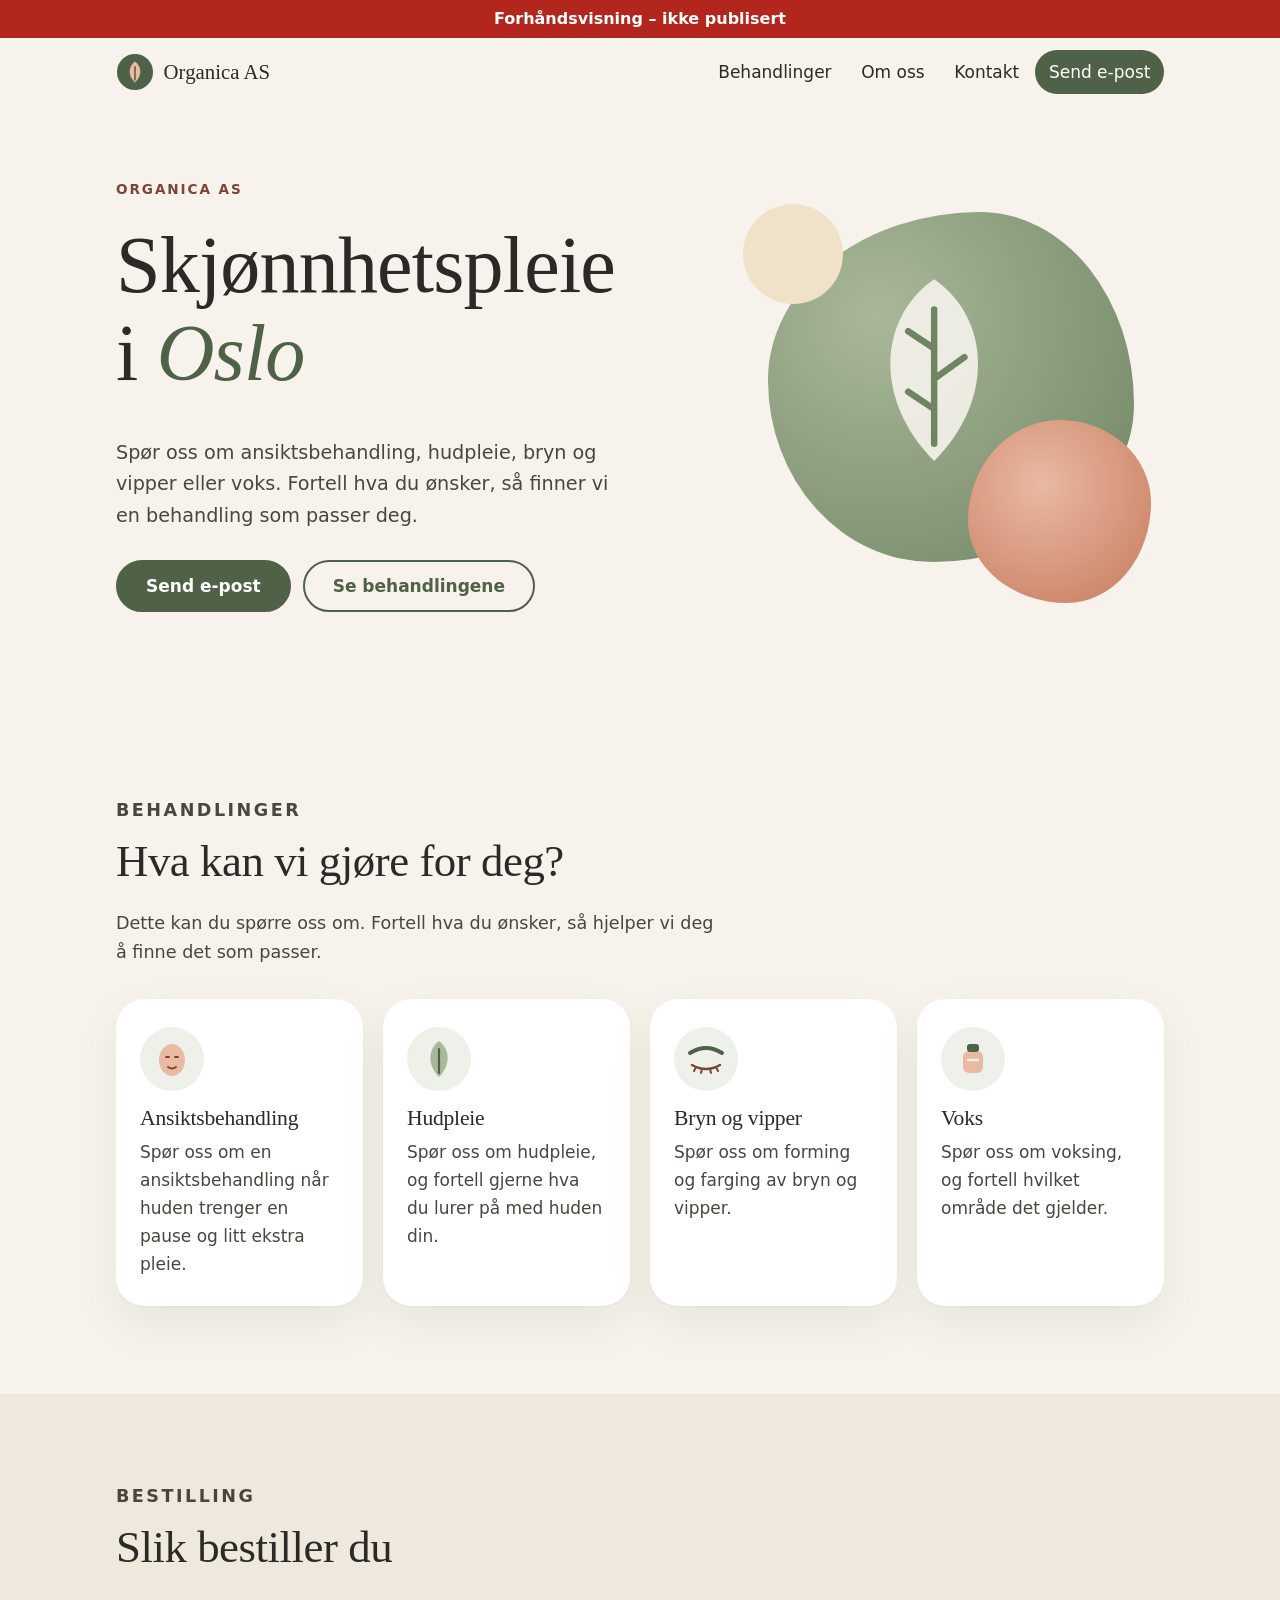
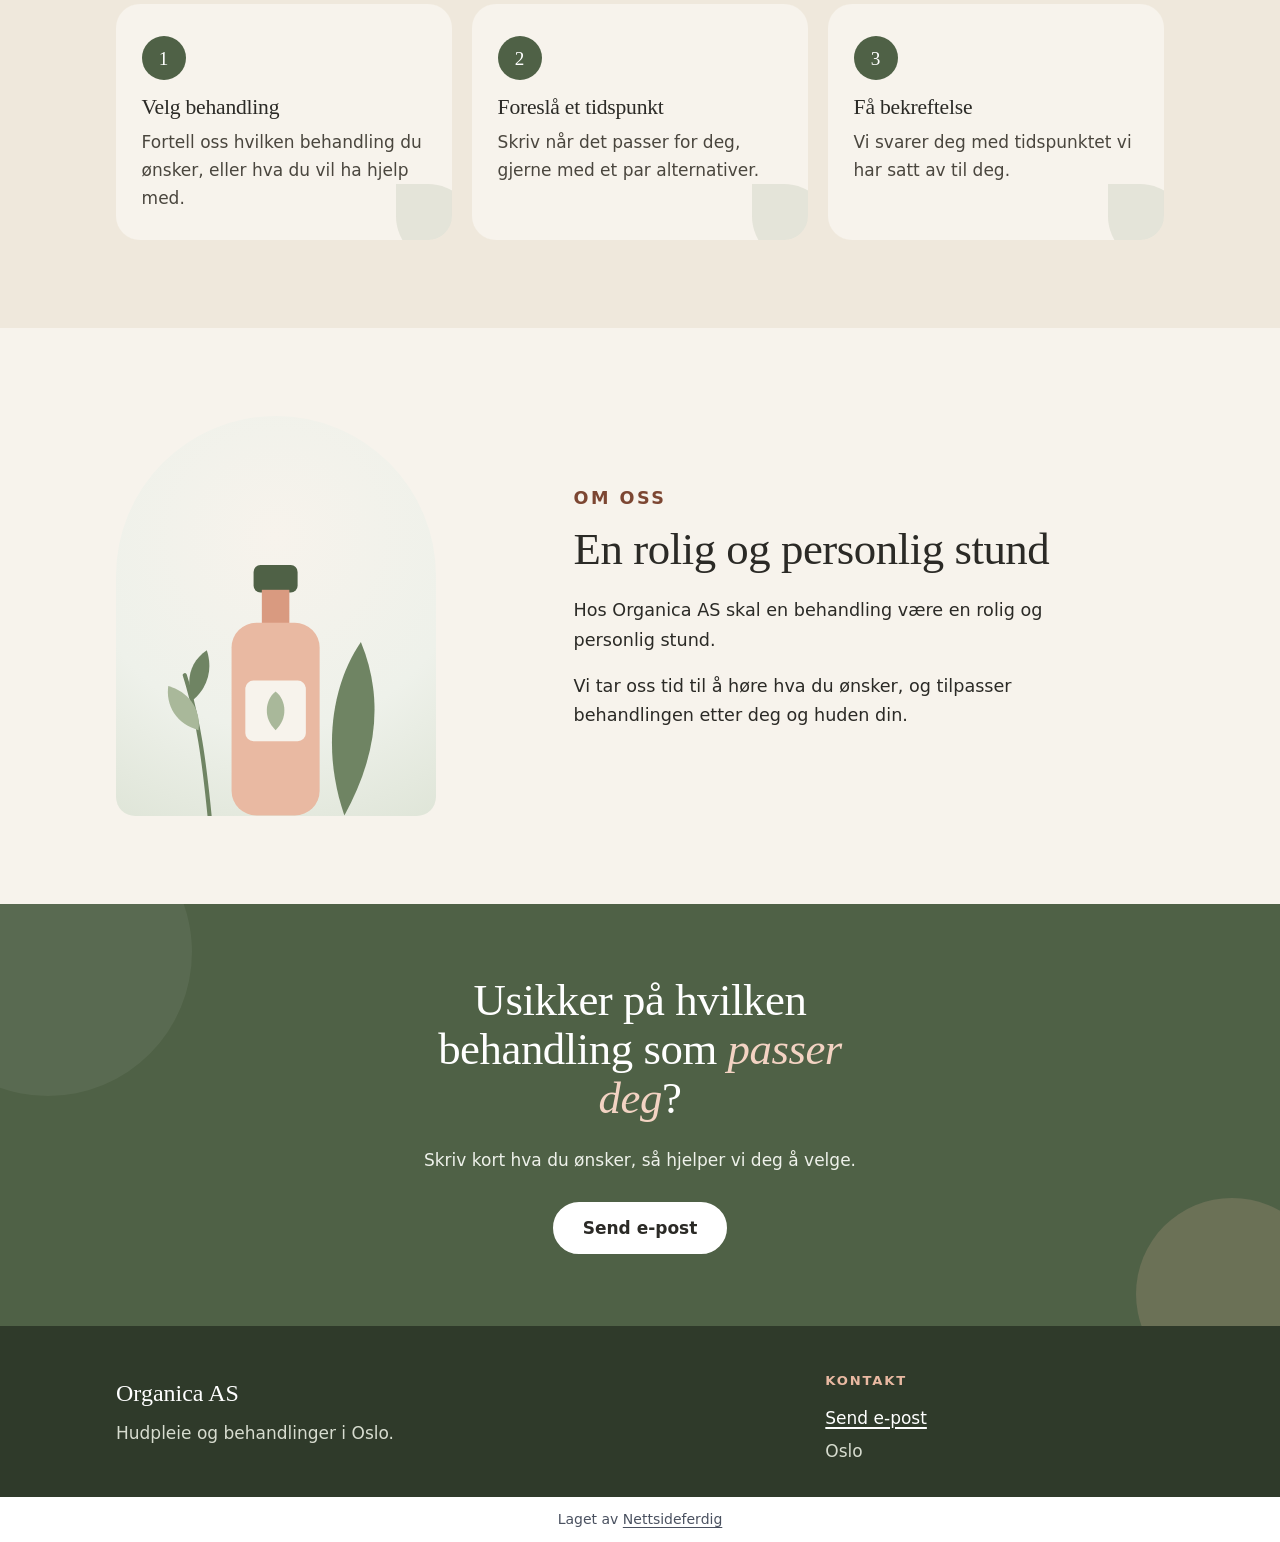
<file: index.html>
<!doctype html>
<html lang="nb">
<head>
<meta charset="utf-8">
<meta name="viewport" content="width=device-width, initial-scale=1">
<title>Skjønnhetspleie i Oslo | Organica AS</title>
<meta name="description" content="Organica AS tilbyr skjønnhetspleie i Oslo. Send oss en e-post og fortell hva du ønsker hjelp med.">
<link rel="canonical" href="https://andersmathisen7-design.github.io/side-organica-as-f2b64a74/">
<meta property="og:type" content="website">
<meta property="og:locale" content="nb_NO">
<meta property="og:site_name" content="Organica AS">
<meta property="og:title" content="Skjønnhetspleie i Oslo | Organica AS">
<meta property="og:description" content="Organica AS tilbyr skjønnhetspleie i Oslo. Send oss en e-post og fortell hva du ønsker hjelp med.">
<meta property="og:url" content="https://andersmathisen7-design.github.io/side-organica-as-f2b64a74/">
<meta http-equiv="Content-Security-Policy" content="default-src 'none'; style-src 'self'; img-src 'self'; manifest-src 'self'; worker-src 'self'; script-src 'self'">
<link rel="stylesheet" href="./style.css">
<meta name="theme-color" content="#4f6146">
<link rel="manifest" href="./manifest.webmanifest">
<link rel="icon" href="./icon.svg" type="image/svg+xml">
<script src="./pwa.js" defer></script>
<meta name="robots" content="noindex,nofollow">
<script type="application/ld+json">{"@context":"https://schema.org","@type":"BeautySalon","name":"Organica AS","description":"Organica AS tilbyr skjønnhetspleie i Oslo. Send oss en e-post og fortell hva du ønsker hjelp med.","email":"post@organica.no","areaServed":"Oslo","url":"https://andersmathisen7-design.github.io/side-organica-as-f2b64a74"}</script>
</head>
<body>
<div class="forhandsstripe">Forhåndsvisning – ikke publisert</div>
<header class="topp"><div class="wrap"><a class="logo" href="./"><svg class="logo-merke" viewBox="0 0 40 40" aria-hidden="true"><circle cx="20" cy="20" r="19" fill="#4f6146"/><path d="M20 9 C27 14 28 24 20 31 C12 24 13 14 20 9 Z" fill="#e9b9a2"/><line x1="20" y1="14" x2="20" y2="29" stroke="#4f6146" stroke-width="1.6"/></svg><span>Organica AS</span></a><nav class="meny" aria-label="Hovedmeny"><ul><li><a href="./#behandling">Behandlinger</a></li><li><a href="./#om">Om oss</a></li><li><a href="#kontakt">Kontakt</a></li><li class="meny-knapp"><a class="meny-epost" href="mailto:post@organica.no">Send e-post</a></li></ul></nav></div></header>
<main>
<section class="hero"><div class="wrap"><div><p class="hero-etikett">Organica AS</p><h1>Skjønnhetspleie i <em>Oslo</em></h1><p class="ingress">Spør oss om ansiktsbehandling, hudpleie, bryn og vipper eller voks. Fortell hva du ønsker, så finner vi en behandling som passer deg.</p><div class="knapper"><a class="knapp" href="mailto:post@organica.no">Send e-post</a><a class="knapp knapp-strek" href="./#behandling">Se behandlingene</a></div></div><div class="form-kunst" aria-hidden="true"><span class="blob blob-1"></span><span class="blob blob-2"></span><span class="blob blob-3"></span><svg viewBox="0 0 100 100"><path d="M50 8 C76 26 78 64 50 92 C22 64 24 26 50 8 Z" fill="#f7f3ec" fill-opacity="0.9"/><path d="M50 22 V84 M50 40 L38 32 M50 54 L64 44 M50 68 L38 60" fill="none" stroke="#6f8463" stroke-width="3" stroke-linecap="round"/></svg></div></div></section><section class="seksjon" id="behandling" aria-labelledby="beh-tittel"><div class="wrap"><div class="seksjon-hode"><p class="overlinje">Behandlinger</p><h2 id="beh-tittel">Hva kan vi gjøre for deg?</h2><p>Dette kan du spørre oss om. Fortell hva du ønsker, så hjelper vi deg å finne det som passer.</p></div><ul class="beh-rad"><li class="beh-kort"><svg viewBox="0 0 64 64" aria-hidden="true"><circle cx="32" cy="32" r="32" fill="#eef1ea"/><ellipse cx="32" cy="33" rx="13" ry="16" fill="#e9b9a2"/><path d="M26 30 h3 M35 30 h3 M28 40 q4 3 8 0" fill="none" stroke="#7c4632" stroke-width="2" stroke-linecap="round"/></svg><h3>Ansiktsbehandling</h3><p>Spør oss om en ansiktsbehandling når huden trenger en pause og litt ekstra pleie.</p></li><li class="beh-kort"><svg viewBox="0 0 64 64" aria-hidden="true"><circle cx="32" cy="32" r="32" fill="#eef1ea"/><path d="M32 14 C43 22 44 38 32 50 C20 38 21 22 32 14 Z" fill="#a9b89a"/><path d="M32 22 V46" stroke="#4f6146" stroke-width="2.2" stroke-linecap="round"/></svg><h3>Hudpleie</h3><p>Spør oss om hudpleie, og fortell gjerne hva du lurer på med huden din.</p></li><li class="beh-kort"><svg viewBox="0 0 64 64" aria-hidden="true"><circle cx="32" cy="32" r="32" fill="#eef1ea"/><path d="M16 26 Q32 16 48 26" fill="none" stroke="#4f6146" stroke-width="4" stroke-linecap="round"/><path d="M18 38 Q32 46 46 38" fill="none" stroke="#7c4632" stroke-width="2.5" stroke-linecap="round"/><path d="M22 40 l-2 4 M28 42 l-1 4 M36 42 l1 4 M42 40 l2 4" stroke="#7c4632" stroke-width="2" stroke-linecap="round"/></svg><h3>Bryn og vipper</h3><p>Spør oss om forming og farging av bryn og vipper.</p></li><li class="beh-kort"><svg viewBox="0 0 64 64" aria-hidden="true"><circle cx="32" cy="32" r="32" fill="#eef1ea"/><rect x="22" y="24" width="20" height="22" rx="6" fill="#e9b9a2"/><rect x="26" y="17" width="12" height="8" rx="3" fill="#4f6146"/><path d="M27 33 h10" stroke="#f7f3ec" stroke-width="2.5" stroke-linecap="round"/></svg><h3>Voks</h3><p>Spør oss om voksing, og fortell hvilket område det gjelder.</p></li></ul></div></section><section class="seksjon steg-seksjon" aria-labelledby="steg-tittel"><div class="wrap"><div class="seksjon-hode"><p class="overlinje">Bestilling</p><h2 id="steg-tittel">Slik bestiller du</h2></div><ol class="steg"><li><span class="steg-nr" aria-hidden="true">1</span><h3>Velg behandling</h3><p>Fortell oss hvilken behandling du ønsker, eller hva du vil ha hjelp med.</p></li><li><span class="steg-nr" aria-hidden="true">2</span><h3>Foreslå et tidspunkt</h3><p>Skriv når det passer for deg, gjerne med et par alternativer.</p></li><li><span class="steg-nr" aria-hidden="true">3</span><h3>Få bekreftelse</h3><p>Vi svarer deg med tidspunktet vi har satt av til deg.</p></li></ol></div></section><section class="seksjon" id="om" aria-labelledby="om-tittel"><div class="wrap om"><div class="om-kunst" aria-hidden="true"><svg viewBox="0 0 200 230"><path d="M52 230 C48 190 44 160 34 128" fill="none" stroke="#6f8463" stroke-width="3" stroke-linecap="round"/><path d="M44 168 C28 164 20 150 22 136 C36 140 46 152 44 168 Z" fill="#a9b89a"/><path d="M40 146 C52 136 54 122 50 110 C38 118 34 132 40 146 Z" fill="#6f8463"/><path d="M150 230 C172 190 180 148 162 104 C140 136 134 184 150 230 Z" fill="#6f8463"/><rect x="84" y="48" width="32" height="20" rx="5" fill="#4f6146"/><rect x="90" y="66" width="20" height="26" fill="#d99a80"/><rect x="68" y="90" width="64" height="140" rx="18" fill="#e9b9a2"/><rect x="78" y="132" width="44" height="44" rx="6" fill="#f7f3ec"/><path d="M100 140 C108 146 109 160 100 168 C91 160 92 146 100 140 Z" fill="#a9b89a"/></svg></div><div><p class="overlinje">Om oss</p><h2 id="om-tittel">En rolig og personlig stund</h2><p>Hos Organica AS skal en behandling være en rolig og personlig stund.</p><p>Vi tar oss tid til å høre hva du ønsker, og tilpasser behandlingen etter deg og huden din.</p></div></div></section><section class="sitatband"><div class="wrap"><h2>Usikker på hvilken behandling som <em>passer deg</em>?</h2><p>Skriv kort hva du ønsker, så hjelper vi deg å velge.</p><a class="knapp knapp-lys" href="mailto:post@organica.no">Send e-post</a></div></section>
</main>
<footer class="bunn" id="kontakt"><div class="wrap bunn-rad"><div><p class="bunn-navn">Organica AS</p><p>Hudpleie og behandlinger i Oslo.</p></div><div><h2 class="bunn-tittel">Kontakt</h2><ul class="bunn-liste"><li><a href="mailto:post@organica.no">Send e-post</a></li><li>Oslo</li></ul></div></div></footer>
<p class="nf-byra">Laget av <a href="https://nettsideferdig.no/">Nettsideferdig</a></p>
</body>
</html>
</file>
<file: style.css>
/* Fast fra Sidefabrikken: bestillingswidgeten. */
:root { --nf-farge: #4f6146; }
#nf-bestill [hidden] { display: none !important; }
#nf-bestill button { font: inherit; padding: 0.5rem 0.9rem; margin: 0.2rem; border: 1px solid var(--nf-farge); border-radius: 6px; background: #fff; color: var(--nf-farge); cursor: pointer; }
#nf-bestill button:disabled { opacity: 0.6; }
#nf-bestill .nf-knapp { background: var(--nf-farge); color: #fff; }
#nf-bestill .nf-tjeneste { display: block; width: 100%; text-align: left; }
#nf-bestill .nf-tjeneste small, #nf-bestill .nf-vare small { display: block; color: #555; }
#nf-bestill .nf-felt { display: block; margin: 0.5rem 0; }
#nf-bestill input, #nf-bestill select, #nf-bestill textarea { font: inherit; padding: 0.4rem; border: 1px solid #c5cad3; border-radius: 4px; display: block; width: 100%; max-width: 24rem; }
#nf-bestill input[type="checkbox"], #nf-bestill input[type="radio"] { display: inline-block; width: auto; margin: 0 0.4rem 0 0; vertical-align: middle; }
#nf-bestill .nf-rad { display: flex; flex-wrap: wrap; gap: 0.5rem; }
#nf-bestill .nf-vare { padding: 0.4rem 0; border-bottom: 1px solid #e3e6eb; }
#nf-bestill .nf-feil, #nf-bestill .nf-utsolgt { color: #b3261e; }
#nf-bestill .nf-test { background: #fff4e5; padding: 0.4rem 0.8rem; border-radius: 6px; }
#nf-bestill .nf-oppsummering { font-weight: 600; }
#nf-bestill .nf-faner { display: flex; flex-wrap: wrap; gap: 0.25rem; margin: 0.5rem 0 1rem; }
#nf-bestill .nf-fane.nf-valgt, #nf-bestill .nf-dag.nf-valgt { background: var(--nf-farge); color: #fff; }
#nf-bestill .nf-adresse { position: relative; max-width: 24rem; }
#nf-bestill .nf-forslag { position: absolute; top: 100%; left: 0; right: 0; z-index: 10; max-height: 15rem; overflow-y: auto; background: #fff; border: 1px solid #c5cad3; border-radius: 4px; box-shadow: 0 4px 12px rgba(0, 0, 0, 0.15); }
#nf-bestill .nf-forslag button { display: block; width: 100%; margin: 0; border: 0; border-radius: 0; padding: 0.5rem 0.75rem; text-align: left; color: inherit; }
#nf-bestill .nf-forslag button:hover, #nf-bestill .nf-forslag button:focus { background: #f4f7fb; }
#nf-bestill .nf-dager { display: flex; flex-wrap: wrap; gap: 0.25rem; margin: 0.5rem 0; }
#nf-bestill .nf-dag.nf-full { text-decoration: line-through; color: #777; border-color: #c5cad3; }
#nf-bestill .nf-tillegg { margin: 0.5rem 0; }
#nf-bestill .nf-sporsmal { margin: 0.8rem 0; }
#nf-bestill .nf-hjelp { display: block; font-size: 0.875rem; color: #666; margin: 0.15rem 0 0.25rem; }
#nf-bestill .nf-sum { font-weight: 700; font-size: 1.15rem; }
#nf-bestill .nf-ja-nei { display: flex; gap: 1.5rem; margin-top: 0.25rem; }
.prisliste table { border-collapse: collapse; width: 100%; max-width: 36rem; }
.prisliste th, .prisliste td { text-align: left; padding: 0.4rem 0.6rem 0.4rem 0; border-bottom: 1px solid #e3e6eb; vertical-align: top; }
.prisliste td:last-child, .prisliste th:last-child { text-align: right; white-space: nowrap; padding-right: 0; }
.prisliste small { color: #555; }
.prisliste .prisinfo { font-size: 0.875rem; color: #555; }

main > section.melding, main > section.bestill { box-sizing: border-box; max-width: 42rem; margin: 0 auto; padding: 2.5rem 1.25rem 3.5rem; }
.nf-skjema .nf-felt { display: block; margin: 0.75rem 0; }
.nf-skjema label, .nf-skjema legend { display: block; font-weight: 600; }
.nf-skjema fieldset { border: 0; padding: 0; margin: 0.75rem 0; min-width: 0; }
.nf-skjema fieldset label { font-weight: 400; }
.nf-skjema input, .nf-skjema textarea { font: inherit; padding: 0.5rem; border: 1px solid #c5cad3; border-radius: 4px; display: block; width: 100%; max-width: 32rem; }
.nf-skjema input[type="radio"] { display: inline-block; width: auto; margin: 0 0.4rem 0 0; vertical-align: middle; }
.nf-skjema input:focus, .nf-skjema textarea:focus { outline: 2px solid var(--nf-farge); outline-offset: 1px; }
.nf-skjema button { font: inherit; font-weight: 600; border: 0; cursor: pointer; padding: 0.85rem 1.5rem; border-radius: 6px; background: var(--nf-farge); color: #fff; min-height: 44px; }
.nf-skjema .nf-info { font-size: 0.875rem; color: #555; }

/* Designet */
*,*::before,*::after{box-sizing:border-box}html{-webkit-text-size-adjust:100%}body{margin:0;font-family:system-ui,-apple-system,"Segoe UI",Helvetica,Arial,sans-serif;font-size:1.0625rem;line-height:1.65;color:#2b2a26;background:#f7f3ec}a{color:#4f6146;text-underline-offset:3px;text-decoration-thickness:1.5px}a:focus-visible{outline:3px solid #b5654a;outline-offset:3px;border-radius:6px}h1,h2,h3{font-family:"Iowan Old Style",Georgia,"Times New Roman",serif;font-weight:400;line-height:1.1;letter-spacing:-.01em;margin:0 0 .5em}h1{font-size:clamp(2.6rem,10vw,5rem)}h2{font-size:clamp(1.8rem,5.5vw,2.8rem)}h3{font-size:1.35rem}h1 em,h2 em{font-style:italic;color:#4f6146}p{margin:0 0 1em}.wrap{width:100%;max-width:68rem;margin:0 auto;padding:0 1.25rem}.topp{background:#f7f3ec}.topp .wrap{display:flex;flex-wrap:wrap;align-items:center;justify-content:space-between;gap:.25rem 1.5rem;padding-top:.75rem;padding-bottom:.75rem}.logo{display:inline-flex;align-items:center;gap:.6rem;min-height:44px;text-decoration:none;color:#2b2a26;font-family:"Iowan Old Style",Georgia,serif;font-size:1.3rem}.logo-merke{width:38px;height:38px;flex:none}.meny ul{list-style:none;margin:0;padding:0;display:flex;flex-wrap:wrap;gap:.15rem}.meny a{display:inline-flex;align-items:center;min-height:44px;padding:0 .85rem;border-radius:999px;text-decoration:none;color:#2b2a26;font-weight:500}.meny a:hover{background:#ebe4d6}.meny .meny-epost{background:#4f6146;color:#fff}.meny .meny-epost:hover{background:#3f4e38}@media(max-width:37.5em){.meny .meny-knapp{display:none}.meny a{padding:0 .7rem}.meny ul{margin-left:-.7rem}}.hero{position:relative;overflow:hidden;padding:2.5rem 0 3.5rem}.hero .wrap{position:relative;display:grid;gap:2rem;align-items:center}.hero-etikett{font-size:.85rem;letter-spacing:.14em;text-transform:uppercase;color:#7c4632;font-weight:600;margin-bottom:1.25rem}.hero h1{max-width:12ch}.ingress{font-size:1.2rem;max-width:32rem;color:#4a463e}.knapper{display:flex;flex-wrap:wrap;gap:.75rem;margin-top:1.75rem}.knapp{display:inline-flex;align-items:center;justify-content:center;min-height:52px;padding:0 1.75rem;border-radius:999px;background:#4f6146;color:#fff;font-weight:600;text-decoration:none;border:2px solid #4f6146;transition:background .2s}.knapp:hover{background:#3f4e38;border-color:#3f4e38}.knapp-strek{background:transparent;color:#4f6146}.knapp-strek:hover{background:#eef1ea;color:#3f4e38}.knapp-lys{background:#fff;color:#2b2a26;border-color:#fff}.knapp-lys:hover{background:#f2ece1;border-color:#f2ece1}.form-kunst{position:relative;aspect-ratio:1/1;max-width:12.5rem;width:100%;margin:0 auto}.blob{position:absolute;border-radius:58% 42% 55% 45%/48% 55% 45% 52%}.blob-1{inset:6% 4% 10% 8%;background:radial-gradient(circle at 30% 30%,#a9b89a,#6f8463)}.blob-2{width:44%;height:44%;right:0;bottom:0;background:radial-gradient(circle at 40% 35%,#e9b9a2,#c77a5d);border-radius:50% 50% 46% 54%/55% 45% 55% 45%}.blob-3{width:24%;height:24%;left:2%;top:4%;background:#efe2c9;border-radius:50%}.form-kunst svg{position:absolute;left:22%;top:18%;width:52%;height:auto}@media(min-width:56rem){.hero{padding:4.5rem 0 6rem}.hero .wrap{grid-template-columns:1.1fr .9fr;gap:4rem}.form-kunst{max-width:26rem}}.seksjon{padding:4rem 0}@media(min-width:56rem){.seksjon{padding:5.5rem 0}}.overlinje{font-size:.82rem;letter-spacing:.14em;text-transform:uppercase;color:#7c4632;font-weight:600;margin:0 0 .75rem}.seksjon-hode{max-width:38rem;margin-bottom:2rem}.seksjon-hode p{font-size:1.1rem;color:#4a463e}.beh-rad{list-style:none;margin:0;padding:0;display:grid;gap:1.25rem}@media(min-width:36rem){.beh-rad{grid-template-columns:1fr 1fr}}@media(min-width:64rem){.beh-rad{grid-template-columns:repeat(4,1fr)}}.beh-kort{background:#fff;border-radius:28px;padding:1.75rem 1.5rem;box-shadow:0 1px 2px rgba(79,97,70,.05),0 18px 44px rgba(79,97,70,.09)}.beh-kort svg{display:block;width:64px;height:64px;margin-bottom:1rem}.beh-kort h3{margin-bottom:.35em}.beh-kort p{margin:0;color:#4a463e}.steg-seksjon{background:#efe8dc}.steg{list-style:none;margin:0;padding:0;display:grid;gap:1.25rem}@media(min-width:48rem){.steg{grid-template-columns:repeat(3,1fr)}}.steg li{background:#f7f3ec;border-radius:24px;padding:2rem 1.6rem 1.75rem;position:relative;overflow:hidden}.steg li::after{content:"";position:absolute;right:-1.5rem;bottom:-1.5rem;width:5rem;height:5rem;border-radius:0 60% 0 60%;background:rgba(111,132,99,.14)}.steg-nr{display:inline-flex;align-items:center;justify-content:center;width:2.75rem;height:2.75rem;border-radius:50%;background:#4f6146;color:#fff;font-family:"Iowan Old Style",Georgia,serif;font-size:1.2rem;margin-bottom:1rem}.steg h3{margin-bottom:.35em}.steg p{margin:0;color:#4a463e}.om{display:grid;gap:2rem}@media(min-width:48rem){.om{grid-template-columns:.8fr 1.2fr;gap:4rem;align-items:center}}.om p{max-width:34rem;font-size:1.1rem}.om-kunst{aspect-ratio:4/5;max-width:12rem;width:100%;border-radius:200px 200px 24px 24px;background:radial-gradient(circle at 50% 30%,#f7f3ec 0,#eef1ea 60%,#dfe5d8 100%);display:flex;align-items:flex-end;justify-content:center;overflow:hidden}.om-kunst svg{width:86%;height:auto;display:block}@media(min-width:48rem){.om-kunst{max-width:20rem}}.sitatband{background:#4f6146;color:#eef1ea;padding:4.5rem 0;text-align:center;position:relative;overflow:hidden}.sitatband::before,.sitatband::after{content:"";position:absolute;border-radius:50%;background:rgba(255,255,255,.06)}.sitatband::before{width:18rem;height:18rem;left:-6rem;top:-6rem}.sitatband::after{width:12rem;height:12rem;right:-3rem;bottom:-4rem;background:rgba(233,185,162,.18)}.sitatband .wrap{position:relative}.sitatband h2{color:#fff;max-width:20ch;margin:0 auto .5em}.sitatband h2 em{color:#f3d3c3}.sitatband p{max-width:32rem;margin:0 auto 1.75rem}.bunn{background:#2f3a2a;color:#d7dccf;padding:3rem 0 2rem}.bunn a{color:#fff;display:inline-block;padding:.35rem 0;word-break:break-word}.bunn-rad{display:grid;gap:2rem}@media(min-width:48rem){.bunn-rad{grid-template-columns:2fr 1fr}}.bunn-navn{font-family:"Iowan Old Style",Georgia,serif;font-size:1.5rem;color:#fff;margin-bottom:.35rem}.bunn-tittel{font-family:system-ui,-apple-system,"Segoe UI",sans-serif;font-size:.82rem;letter-spacing:.14em;text-transform:uppercase;color:#e9b9a2;margin-bottom:.6rem;font-weight:600}.bunn-liste{list-style:none;margin:0;padding:0}section.melding{padding:3rem 0}.nf-skjema label{display:block;font-weight:600;margin-bottom:.35rem}.nf-skjema input,.nf-skjema textarea{width:100%;font:inherit;padding:.8rem 1rem;border:1px solid #cfc6b5;border-radius:16px;background:#fff}.nf-skjema button.knapp{border:0;cursor:pointer;font:inherit;font-weight:600}

/* Fast fra Sidefabrikken */
.forhandsstripe { display: block !important; position: relative !important; z-index: 2147483647 !important; background: #b3261e !important; color: #fff !important; text-align: center !important; padding: 0.5rem 1rem !important; font: 600 1rem/1.4 system-ui, sans-serif !important; visibility: visible !important; opacity: 1 !important; max-height: none !important; height: auto !important; min-height: 0 !important; overflow: visible !important; margin: 0 !important; top: auto !important; left: auto !important; right: auto !important; bottom: auto !important; width: auto !important; transform: none !important; clip-path: none !important; filter: none !important; text-indent: 0 !important; font-size: 1rem !important; }
.nf-byra { display: block !important; position: static !important; inset: auto !important; z-index: auto !important; background: #fff !important; color: #4a5160 !important; text-align: center !important; padding: 0.75rem 1rem !important; margin: 0 !important; width: auto !important; max-width: none !important; height: auto !important; min-height: 0 !important; max-height: none !important; overflow: visible !important; visibility: visible !important; opacity: 1 !important; transform: none !important; clip-path: none !important; filter: none !important; font: 400 0.875rem/1.5 system-ui, sans-serif !important; letter-spacing: normal !important; text-indent: 0 !important; text-transform: none !important; }
.nf-byra a { display: inline !important; position: static !important; color: inherit !important; text-decoration: underline !important; font: inherit !important; visibility: visible !important; opacity: 1 !important; pointer-events: auto !important; }
.nf-felle { display: none !important; position: absolute !important; left: -10000px !important; width: 1px !important; height: 1px !important; overflow: hidden !important; }
</file>
